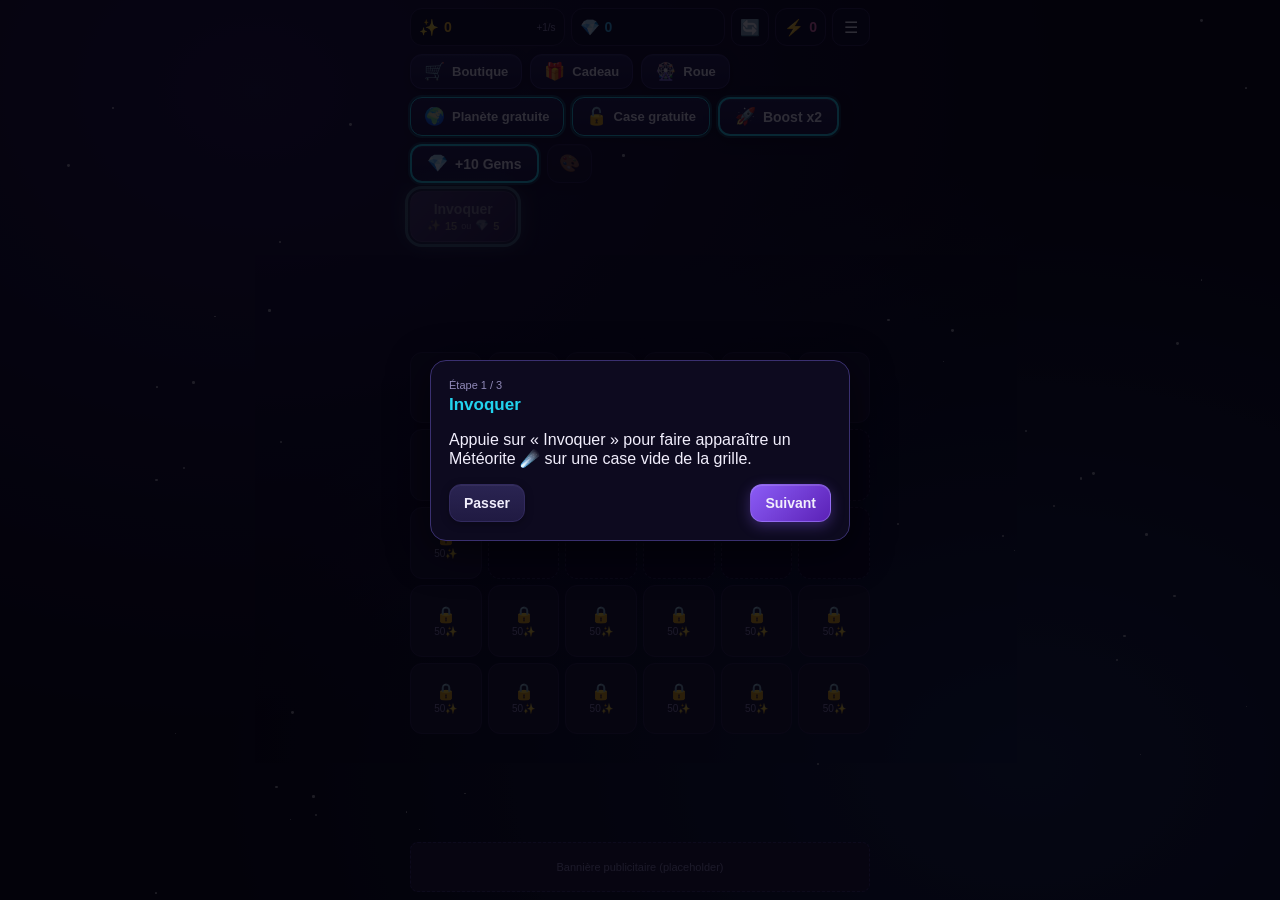
<file: index.html>
<!DOCTYPE html>
<html lang="fr">
<head>
<meta charset="UTF-8">
<meta name="viewport" content="width=device-width, initial-scale=1, maximum-scale=1, user-scalable=no, viewport-fit=cover">
<title>Godspark</title>
<meta name="description" content="Un Cosmos brisé, des Dieux endormis, et toi seul pour les réveiller. Fusionne des astéroïdes en mondes entiers, provoque ton Big Bang, et perce peu à peu le mystère de ce qui a vraiment causé la Rupture.">
<meta property="og:type" content="website">
<meta property="og:title" content="Godspark">
<meta property="og:description" content="Réveille les Dieux endormis d'un Cosmos brisé. Fusionne, prospère, provoque ton Big Bang - et découvre la vérité sur la Rupture.">
<meta property="og:image" content="social-share.png">
<meta name="twitter:card" content="summary_large_image">
<meta name="twitter:title" content="Godspark">
<meta name="twitter:description" content="Fusionne. Réveille les Dieux. Perce le mystère de la Rupture.">
<meta name="twitter:image" content="social-share.png">
<!-- og:image/twitter:image must be an ABSOLUTE URL (https://votre-domaine/social-share.png)
     once this is deployed to a real host - relative paths don't work for link-preview crawlers
     (WhatsApp, iMessage, etc). The source image is generated in assets/social-share-source.html. -->
<!-- Custom logo (spark burst on a cosmic gradient, no emoji) - used both for
     "Add to Home Screen" (apple-touch-icon, the icon iOS actually uses there,
     NOT the <title> tag) and as the real app icon source for the eventual
     Xcode/native build (icon-512.png, resize into the full AppIcon set). -->
<link rel="apple-touch-icon" href="apple-touch-icon.png">
<link rel="icon" type="image/png" href="favicon.png">
<meta name="apple-mobile-web-app-title" content="Godspark">
<meta name="apple-mobile-web-app-capable" content="yes">
<meta name="theme-color" content="#0a0620">
<link rel="stylesheet" href="css/style.css?v=20">
</head>
<body>
<div id="starsBg"></div>

<div class="app">
  <header class="topbar">
    <div class="currency stardust" id="stardustPill">
      <span class="icon">✨</span>
      <span class="value" id="stardustValue">0</span>
      <span class="rate" id="stardustRate">+0/s</span>
    </div>
    <div class="currency gems" id="gemsPill">
      <span class="icon">💎</span>
      <span class="value" id="gemsValue">0</span>
    </div>
    <button class="iconBtn" id="fabRestart" aria-label="Recommencer la partie">🔄</button>
    <div class="currency energy" id="energyPill">
      <span class="icon">⚡</span>
      <span class="value" id="energyValue">0</span>
    </div>
    <button class="iconBtn" id="menuBtn" aria-label="Menu">☰</button>
  </header>

  <div class="quickActions" id="fabStack">
    <button class="fab hidden" id="fabCurrentGod"><span class="fabIcon" id="fabGodEmoji">🔱</span><span class="fabLabel" id="fabGodName">-</span></button>
    <button class="fab" id="fabShop"><span class="fabIcon">🛒</span><span class="fabLabel">Boutique</span></button>
    <button class="fab hidden" id="fabDailyLogin"><span class="fabIcon">🎁</span><span class="fabLabel">Cadeau</span></button>
    <button class="fab hidden" id="fabWheel"><span class="fabIcon">🎡</span><span class="fabLabel">Roue</span></button>
    <button class="fab" id="fabFreePlanet"><span class="fabIcon">🌍</span><span class="fabLabel">Planète gratuite</span></button>
    <button class="fab" id="fabUnlockCellAd"><span class="fabIcon">🔓</span><span class="fabLabel">Case gratuite</span></button>
    <button class="fab featured" id="fabBoost"><span class="fabIcon">🚀</span><span class="fabLabel" id="fabBoostLabel">Boost x2</span></button>
    <button class="fab featured" id="fabGemsAd"><span class="fabIcon">💎</span><span class="fabLabel" id="fabGemsAdLabel">Pub</span></button>
    <button class="fab muted" id="fabSkins" aria-label="Gérer les skins"><span class="fabIcon">🎨</span></button>
  </div>

  <div class="toolbar">
    <button class="btn primary invokeBtn" id="invokeBtn">
      <span>Invoquer</span>
      <span class="invokeCosts">✨<span id="invokeCost">15</span> <span class="invokeCostsSep">ou</span> 💎<span id="invokeCostGems">5</span></span>
    </button>
    <button class="btn bigbang hidden" id="bigBangBtn">💥 Big Bang</button>
    <div class="hint" id="selectionHint"></div>
  </div>

  <div class="grid" id="grid"></div>

  <div class="bannerAd hidden" id="bannerAd">
    <span>Bannière publicitaire (placeholder)</span>
  </div>
</div>

<div class="toastContainer" id="toastContainer"></div>

<!-- Slide-over drawer menu -->
<div class="drawerOverlay hidden" id="drawerOverlay">
  <nav class="drawer" id="drawer">
    <button class="drawerHead" id="drawerHeadEdit">
      <div class="drawerLogo" id="drawerHeadLogo">✨</div>
      <div class="drawerHeadInfo">
        <div class="drawerTitle"><span id="drawerHeadTitle">Joueur</span> <span class="drawerHeadEditHint">✏️</span></div>
        <div class="drawerSubtitle" id="drawerLevel">Niveau Cosmique 0</div>
      </div>
    </button>
    <button class="drawerItem" data-panel="progression"><span class="drawerIcon">🗺️</span><span>Progression</span></button>
    <button class="drawerItem" data-panel="quests"><span class="drawerIcon">📜</span><span>Quêtes</span><span class="notifDot hidden" id="questsNotifDot"></span></button>
    <button class="drawerItem" data-panel="gods"><span class="drawerIcon">🔱</span><span>Dieux du Cosmos</span></button>
    <button class="drawerItem" data-panel="skills"><span class="drawerIcon">⚡</span><span>Ascension</span></button>
    <button class="drawerItem" data-panel="achievements"><span class="drawerIcon">🏆</span><span>Succès</span></button>
    <button class="drawerItem" data-panel="story"><span class="drawerIcon">📖</span><span>Histoire</span></button>
    <button class="drawerItem" data-panel="shop"><span class="drawerIcon">🛒</span><span>Boutique</span></button>
    <button class="drawerItem" data-panel="settings"><span class="drawerIcon">⚙️</span><span>Réglages</span></button>
    <button class="drawerItem close" id="drawerClose"><span class="drawerIcon">✕</span><span>Fermer</span></button>
  </nav>
</div>

<!-- Generic full-screen panel (content injected per screen) -->
<div class="panelOverlay hidden" id="panelOverlay">
  <div class="panel">
    <div class="panelHeader">
      <h2 id="panelTitle">Titre</h2>
      <button class="iconBtn" id="panelClose">✕</button>
    </div>
    <div class="panelBody" id="panelBody"></div>
  </div>
</div>

<!-- Tutorial -->
<div class="tutOverlay hidden" id="tutOverlay">
  <div class="tutCard">
    <div class="tutStep" id="tutStep">Étape 1 / 3</div>
    <h3 id="tutTitle">Bienvenue !</h3>
    <p id="tutText">...</p>
    <div class="tutBtns">
      <button class="btn" id="tutSkip">Passer</button>
      <button class="btn primary" id="tutNext">Suivant</button>
    </div>
  </div>
</div>

<!-- Offline gains modal -->
<div class="modalOverlay hidden" id="offlineModal">
  <div class="modalCard">
    <h3>Pendant votre absence…</h3>
    <p id="offlineText">+0 Stardust</p>
    <div class="modalBtns">
      <button class="btn" id="offlineCollect">Récupérer</button>
      <button class="btn primary" id="offlineDouble">Doubler (pub)</button>
    </div>
  </div>
</div>

<!-- Daily login modal -->
<div class="modalOverlay hidden" id="dailyModal">
  <div class="modalCard">
    <h3>Connexion quotidienne</h3>
    <p id="dailyStreakLine" class="desc"></p>
    <div class="dailyGrid" id="dailyGrid"></div>
    <div class="modalBtns">
      <button class="btn primary" id="dailyClaim">Récupérer</button>
    </div>
    <button class="btn ghost full" id="dailyClose" style="margin-top:8px;">Fermer</button>
  </div>
</div>

<!-- Daily wheel modal -->
<div class="modalOverlay hidden" id="wheelModal">
  <div class="modalCard">
    <h3>Roue quotidienne</h3>
    <div class="wheelWrap"><div class="wheel" id="wheelEl"></div><div class="wheelPointer">▼</div></div>
    <p id="wheelResult"></p>
    <div class="modalBtns">
      <button class="btn primary" id="wheelSpinFree">Spin gratuit</button>
      <button class="btn" id="wheelSpinAd">Spin bonus (pub)</button>
    </div>
    <button class="btn ghost" id="wheelClose">Fermer</button>
  </div>
</div>

<!-- Big Bang confirmation modal -->
<div class="modalOverlay hidden" id="bigBangModal">
  <div class="modalCard">
    <h3>💥 Déclencher le Big Bang ?</h3>
    <p id="bigBangText"></p>
    <p class="modalWarn">La grille et le Stardust actuels seront réinitialisés. L'Énergie Cosmique, les Gems, l'Ascension et vos succès sont conservés pour toujours.</p>
    <div class="modalBtns">
      <button class="btn" id="bigBangCancel">Annuler</button>
      <button class="btn primary" id="bigBangConfirm">Confirmer</button>
    </div>
  </div>
</div>

<!-- Big Bang summary: shown right after confirming, recaps the finished run and points at what's next -->
<div class="modalOverlay hidden" id="bigBangSummaryModal">
  <div class="modalCard">
    <h3>💥 Cycle terminé !</h3>
    <p class="rowBetween"><span>Stardust généré</span><strong id="bbSummaryStardust">0</strong></p>
    <p class="rowBetween"><span>Palier le plus élevé</span><strong id="bbSummaryTier">-</strong></p>
    <p class="rowBetween"><span>Énergie Cosmique gagnée</span><strong id="bbSummaryEnergy">+0 ⚡</strong></p>
    <p class="desc" id="bbSummaryHint" style="margin-top:10px;"></p>
    <button class="btn primary full" id="bbSummaryClose" style="margin-top:12px;">Continuer l'aventure</button>
  </div>
</div>

<!-- Voluntary restart (no Universe tile required, unlike Big Bang) -->
<div class="modalOverlay hidden" id="restartModal">
  <div class="modalCard">
    <h3>🔄 Recommencer la partie ?</h3>
    <p>Tu vas perdre la progression de cette partie : la grille et le Stardust actuels repartiront de zéro.</p>
    <p class="modalWarn">L'Énergie Cosmique, les Gems, l'Ascension, les Dieux et vos succès sont conservés pour toujours.</p>
    <div class="modalBtns">
      <button class="btn" id="restartCancel">Annuler</button>
      <button class="btn danger" id="restartConfirm">Recommencer</button>
    </div>
  </div>
</div>

<!-- Stardust info popup: tapping the Stardust pill -->
<div class="modalOverlay hidden" id="stardustInfoModal">
  <div class="modalCard">
    <h3>✨ Ta grille</h3>
    <p class="rowBetween"><span>Grille démarrée depuis</span><strong id="stardustInfoRunTime">-</strong></p>
    <p class="rowBetween"><span>Généré aujourd'hui</span><strong id="stardustInfoToday">-</strong></p>
    <p class="rowBetween"><span>🏆 Votre meilleur temps (Big Bang)</span><strong id="stardustInfoBest">-</strong></p>
    <button class="btn full" id="stardustInfoClose" style="margin-top:10px;">Fermer</button>
  </div>
</div>

<!-- Invoke choice: tapping the main Invoquer button offers Stardust or Gems -->
<div class="modalOverlay hidden" id="invokeChoiceModal">
  <div class="modalCard">
    <h3>Invoquer un Météorite</h3>
    <div class="modalBtns" style="flex-direction:column;">
      <button class="btn primary full" id="invokeChoiceStardust">✨ <span id="invokeChoiceStardustCost">15</span> Stardust</button>
      <button class="btn full" id="invokeChoiceGems" style="margin-top:8px;">💎 3 Gems</button>
    </div>
    <button class="btn ghost full" id="invokeChoiceClose" style="margin-top:8px;">Annuler</button>
  </div>
</div>

<!-- Purchase confirmation: replaces a plain toast for every IAP, so the effect (VIP especially) is unmistakable -->
<div class="modalOverlay hidden" id="purchaseConfirmModal">
  <div class="modalCard" style="text-align:center;">
    <div class="purchaseCheckAnim">✅</div>
    <h3 id="purchaseConfirmTitle">Achat confirmé !</h3>
    <p class="desc" id="purchaseConfirmText"></p>
    <button class="btn primary full" id="purchaseConfirmClose" style="margin-top:8px;">Continuer</button>
  </div>
</div>

<!-- Cosmic Box reveal: a spin-then-reveal animation instead of just a toast -->
<div class="modalOverlay hidden" id="cosmicBoxModal">
  <div class="modalCard cosmicBoxCard">
    <div class="cosmicBoxAnim" id="cosmicBoxAnim">📦</div>
    <h3 id="cosmicBoxTitle">Ouverture...</h3>
    <p class="desc" id="cosmicBoxText"></p>
    <button class="btn primary full hidden" id="cosmicBoxClose">Continuer</button>
  </div>
</div>

<!-- Skin manager: compact popup reachable from the home screen, closable by tapping outside -->
<div class="modalOverlay hidden" id="skinManagerModal">
  <div class="modalCard">
    <div class="rowBetween"><h3>🎨 Skins</h3><button class="iconBtn" id="skinManagerClose">✕</button></div>
    <div id="skinManagerList" class="skinManagerList"></div>
  </div>
</div>

<!-- Gems quick menu: tapping the Gems pill offers the two things Gems are for -->
<div class="modalOverlay hidden" id="gemsMenuModal">
  <div class="modalCard">
    <h3>💎 Gems</h3>
    <p class="desc">Que veux-tu faire avec tes Gems ?</p>
    <div class="modalBtns" style="flex-direction:column;">
      <button class="btn primary full" id="gemsMenuShop">🛒 Dépenser en boutique</button>
      <button class="btn full" id="gemsMenuGods" style="margin-top:8px;">🔱 Améliorer un Dieu</button>
    </div>
    <button class="btn ghost full" id="gemsMenuClose" style="margin-top:8px;">Fermer</button>
  </div>
</div>

<!-- Remove-ads soft prompt: shown once, the first time the player watches a 5th rewarded ad -->
<div class="modalOverlay hidden" id="removeAdsPromptModal">
  <div class="modalCard">
    <h3>🚫 Marre des pubs ?</h3>
    <p>Tu as pas mal regardé de publicités ces derniers temps. Avec « Suppression des pubs », tous ces bonus (boost, planète gratuite, quête bonus...) deviennent instantanés, pour toujours.</p>
    <div class="modalBtns">
      <button class="btn" id="removeAdsPromptLater">Plus tard</button>
      <button class="btn primary" id="removeAdsPromptBuy">Suppression des pubs</button>
    </div>
  </div>
</div>

<!-- God ritual: first choice is mandatory, later ones are managed from the Gods panel -->
<div class="modalOverlay hidden" id="godRitualModal">
  <div class="modalCard">
    <h3>🔱 Le rituel des lunes</h3>
    <p>Quatre lunes se sont unies sous ta main. Un Dieu du Cosmos répond enfin à l'appel — choisis celui qui t'accompagnera pour cette partie.</p>
    <div class="godRitualList" id="godRitualList"></div>
  </div>
</div>

<!-- God detail (lore/story) -->
<div class="modalOverlay hidden" id="godDetailModal">
  <div class="modalCard" id="godDetailCard"></div>
</div>

<!-- Manual save backup (export/import) - see state.js exportSaveCode/importSaveCode -->
<div class="modalOverlay hidden" id="saveCodeModal">
  <div class="modalCard">
    <h3 id="saveCodeTitle">Sauvegarde manuelle</h3>
    <p id="saveCodeHelp"></p>
    <textarea id="saveCodeText" class="saveCodeText" rows="6" spellcheck="false"></textarea>
    <div class="modalBtns">
      <button class="btn" id="saveCodeCancel">Fermer</button>
      <button class="btn primary" id="saveCodeAction">Copier</button>
    </div>
  </div>
</div>

<!-- Profile editor (drawer header identity) -->
<div class="modalOverlay hidden" id="profileModal">
  <div class="modalCard">
    <h3>Mon profil</h3>
    <input type="text" id="profileNameInput" class="profileNameInput" maxlength="16" placeholder="Ton nom">
    <p class="profileLabel">Icône</p>
    <div class="profilePicker" id="profileEmojiPicker"></div>
    <p class="profileLabel">Couleur</p>
    <div class="profilePicker" id="profileColorPicker"></div>
    <div class="modalBtns">
      <button class="btn" id="profileCancel">Annuler</button>
      <button class="btn primary" id="profileSave">Enregistrer</button>
    </div>
  </div>
</div>

<script src="js/config.js?v=20"></script>
<script src="js/state.js?v=20"></script>
<script src="js/audio.js?v=20"></script>
<script src="js/services.js?v=20"></script>
<script src="js/economy.js?v=20"></script>
<script src="js/gods.js?v=20"></script>
<script src="js/retention.js?v=20"></script>
<script src="js/ui.js?v=20"></script>
<script src="js/input.js?v=20"></script>
<script src="js/main.js?v=20"></script>
</body>
</html>
</file>
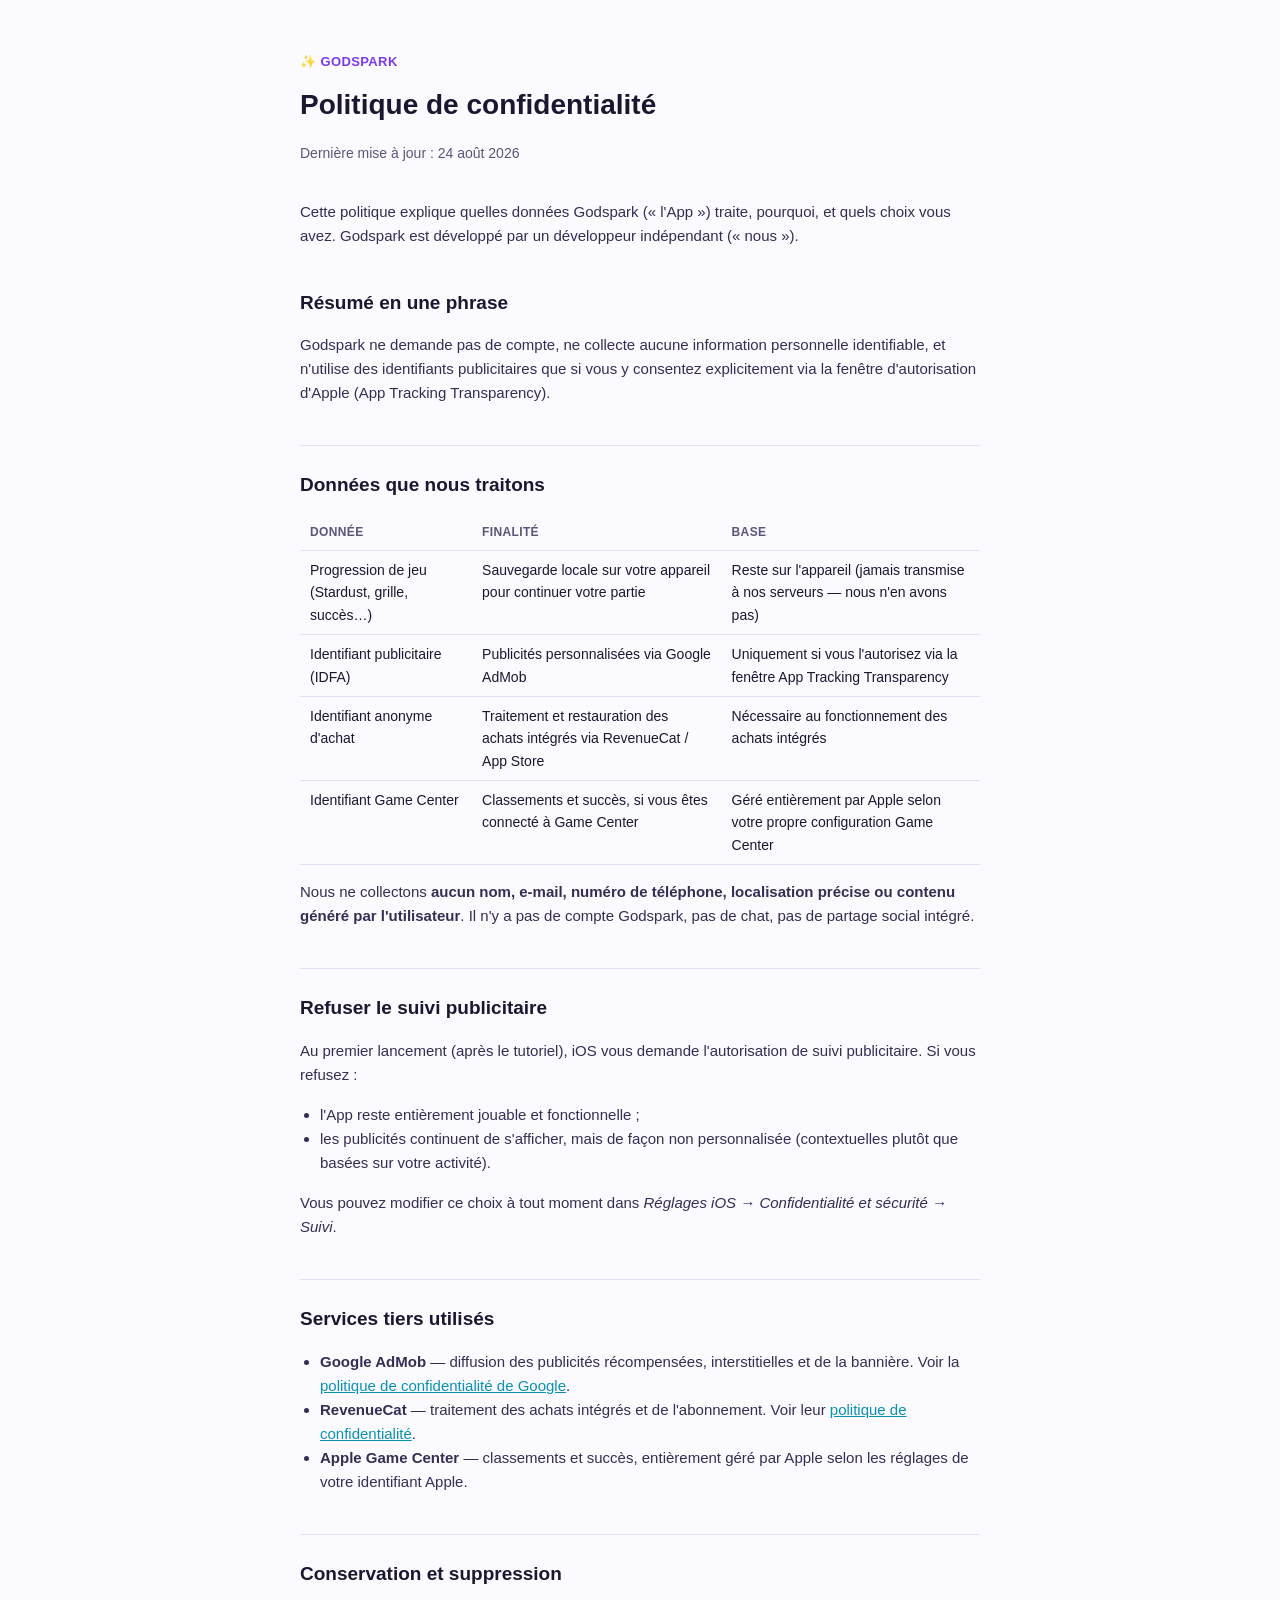
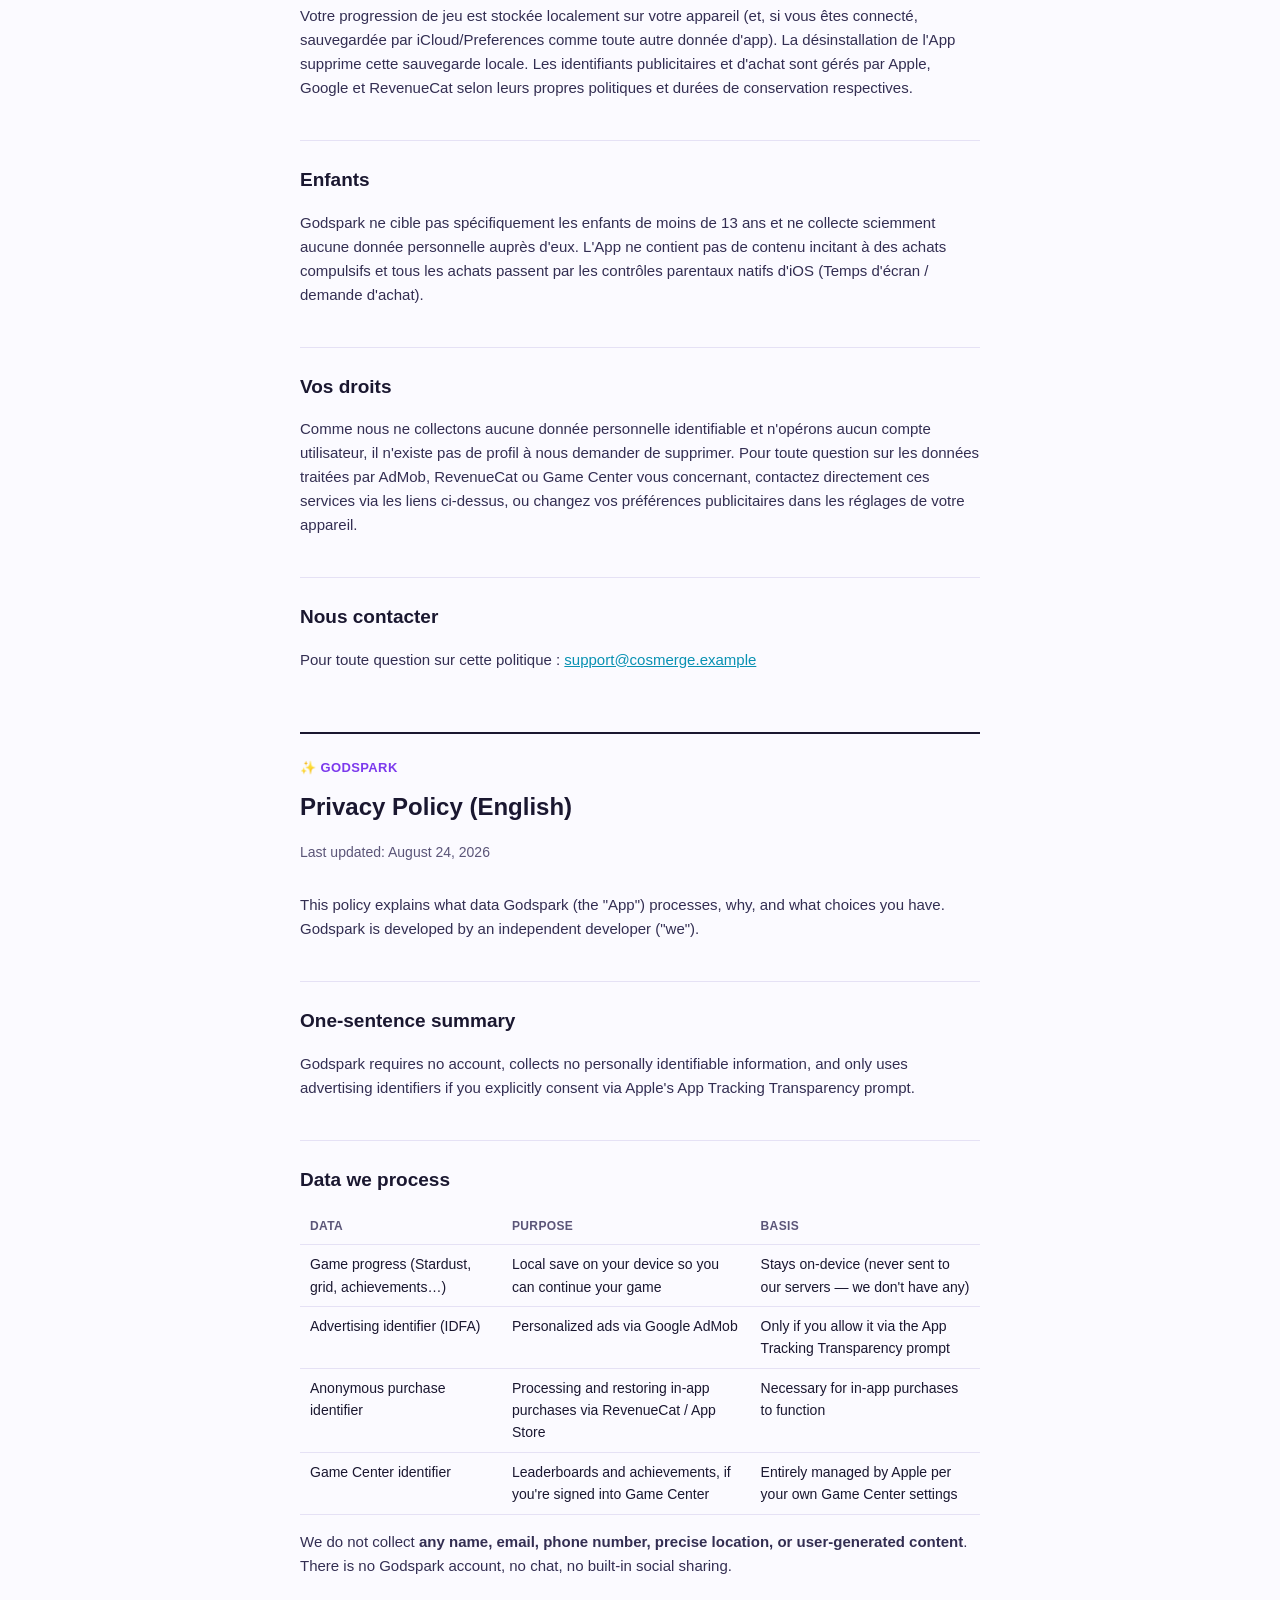
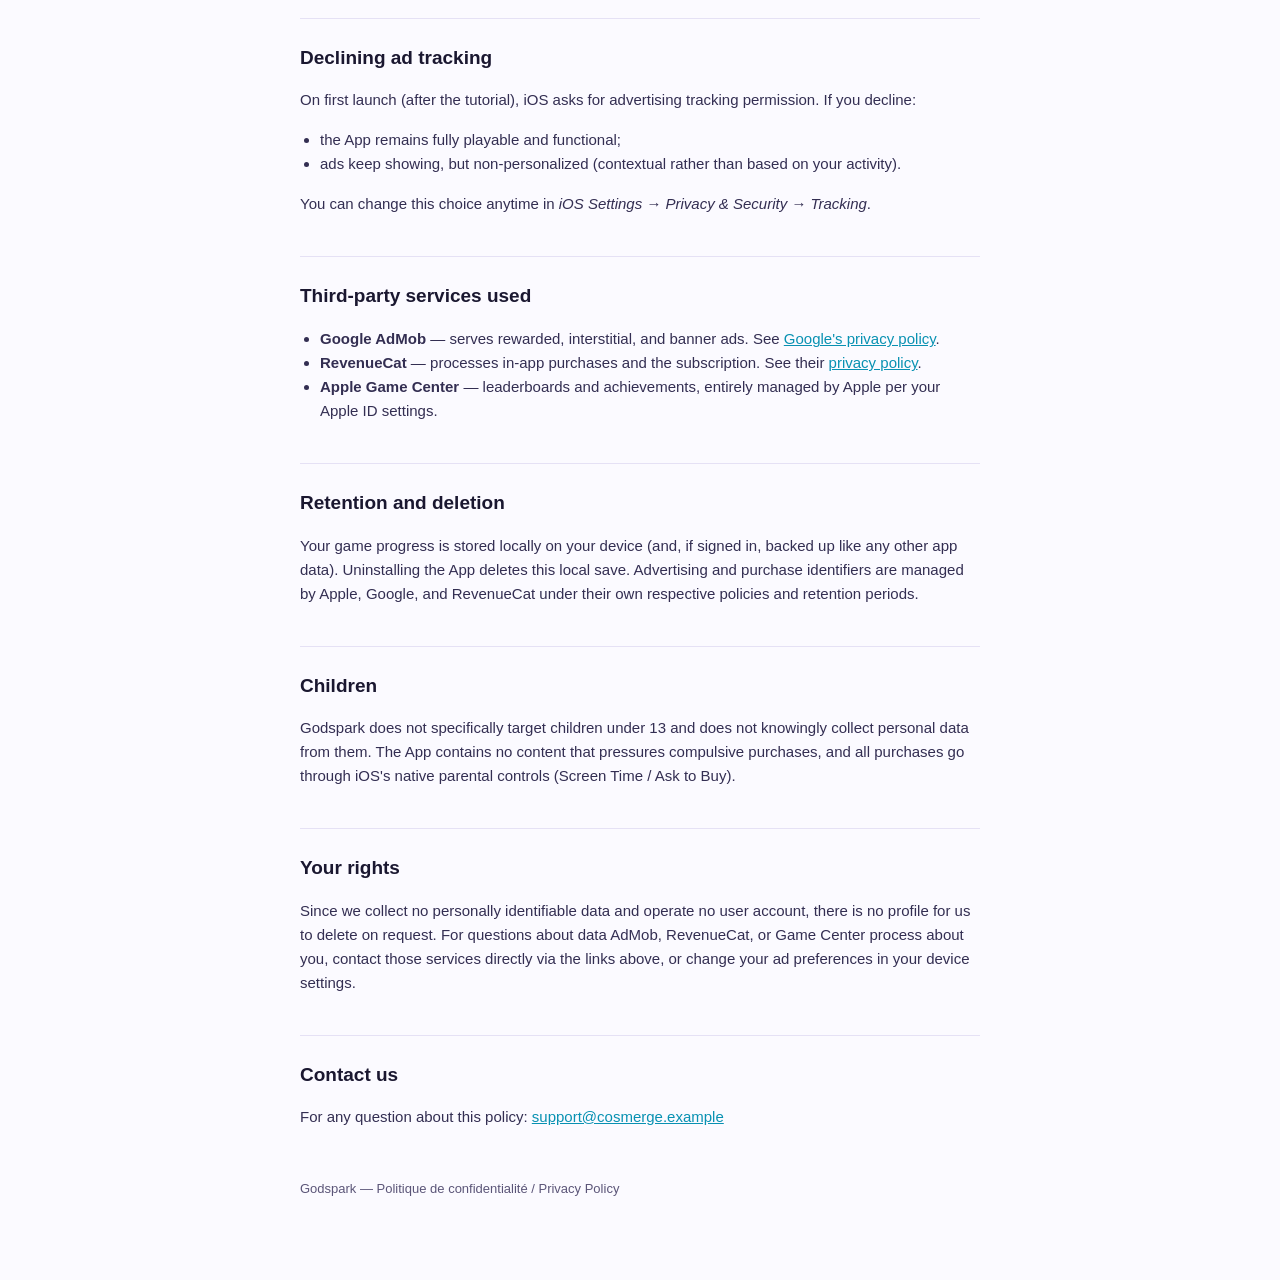
<file: privacy.html>
<!DOCTYPE html>
<html lang="fr">
<head>
<meta charset="UTF-8">
<meta name="viewport" content="width=device-width, initial-scale=1">
<title>Politique de confidentialité — Godspark</title>
<style>
  :root{
    --ink:#1a1730; --sub:#5b5578; --line:#e5e1f5; --bg:#fbfaff; --card:#ffffff;
    --accent:#7c3aed; --accent2:#0891b2;
  }
  *{box-sizing:border-box;}
  body{margin:0;background:var(--bg);color:var(--ink);
    font-family:-apple-system,BlinkMacSystemFont,"Segoe UI",Roboto,sans-serif;
    line-height:1.6;}
  .wrap{max-width:720px;margin:0 auto;padding:48px 20px 80px;}
  header{margin-bottom:36px;}
  .badge{display:inline-flex;align-items:center;gap:8px;font-size:13px;font-weight:700;
    color:var(--accent);letter-spacing:.03em;text-transform:uppercase;margin-bottom:10px;}
  h1{font-size:28px;margin:0 0 6px;}
  .updated{color:var(--sub);font-size:14px;}
  h2{font-size:19px;margin:40px 0 10px;border-top:1px solid var(--line);padding-top:24px;}
  h2:first-of-type{border-top:none;padding-top:0;}
  p,li{color:#332e52;font-size:15px;}
  ul{padding-left:20px;}
  table{width:100%;border-collapse:collapse;margin:14px 0;font-size:14px;}
  th,td{text-align:left;padding:8px 10px;border-bottom:1px solid var(--line);vertical-align:top;}
  th{color:var(--sub);font-weight:700;font-size:12px;text-transform:uppercase;letter-spacing:.03em;}
  a{color:var(--accent2);}
  .lang{margin:60px 0 30px;padding:20px 0 0;border-top:2px solid var(--ink);}
  footer{margin-top:50px;color:var(--sub);font-size:13px;}
  code{background:#f0edfb;padding:1px 5px;border-radius:4px;font-size:13px;}
</style>
</head>
<body>
<div class="wrap">

<header>
  <div class="badge">✨ Godspark</div>
  <h1>Politique de confidentialité</h1>
  <p class="updated">Dernière mise à jour : 24 août 2026</p>
</header>

<p>Cette politique explique quelles données Godspark (« l'App ») traite,
pourquoi, et quels choix vous avez. Godspark est développé par un
développeur indépendant (« nous »).</p>

<h2>Résumé en une phrase</h2>
<p>Godspark ne demande pas de compte, ne collecte aucune information
personnelle identifiable, et n'utilise des identifiants publicitaires que
si vous y consentez explicitement via la fenêtre d'autorisation d'Apple
(App Tracking Transparency).</p>

<h2>Données que nous traitons</h2>
<table>
<tr><th>Donnée</th><th>Finalité</th><th>Base</th></tr>
<tr><td>Progression de jeu (Stardust, grille, succès…)</td>
    <td>Sauvegarde locale sur votre appareil pour continuer votre partie</td>
    <td>Reste sur l'appareil (jamais transmise à nos serveurs — nous n'en avons pas)</td></tr>
<tr><td>Identifiant publicitaire (IDFA)</td>
    <td>Publicités personnalisées via Google AdMob</td>
    <td>Uniquement si vous l'autorisez via la fenêtre App Tracking Transparency</td></tr>
<tr><td>Identifiant anonyme d'achat</td>
    <td>Traitement et restauration des achats intégrés via RevenueCat / App Store</td>
    <td>Nécessaire au fonctionnement des achats intégrés</td></tr>
<tr><td>Identifiant Game Center</td>
    <td>Classements et succès, si vous êtes connecté à Game Center</td>
    <td>Géré entièrement par Apple selon votre propre configuration Game Center</td></tr>
</table>

<p>Nous ne collectons <strong>aucun nom, e-mail, numéro de téléphone,
localisation précise ou contenu généré par l'utilisateur</strong>. Il n'y a
pas de compte Godspark, pas de chat, pas de partage social intégré.</p>

<h2>Refuser le suivi publicitaire</h2>
<p>Au premier lancement (après le tutoriel), iOS vous demande
l'autorisation de suivi publicitaire. Si vous refusez :</p>
<ul>
  <li>l'App reste entièrement jouable et fonctionnelle ;</li>
  <li>les publicités continuent de s'afficher, mais de façon non
  personnalisée (contextuelles plutôt que basées sur votre activité).</li>
</ul>
<p>Vous pouvez modifier ce choix à tout moment dans
<em>Réglages iOS → Confidentialité et sécurité → Suivi</em>.</p>

<h2>Services tiers utilisés</h2>
<ul>
  <li><strong>Google AdMob</strong> — diffusion des publicités récompensées,
  interstitielles et de la bannière. Voir la
  <a href="https://policies.google.com/privacy" target="_blank" rel="noopener">politique de confidentialité de Google</a>.</li>
  <li><strong>RevenueCat</strong> — traitement des achats intégrés et de
  l'abonnement. Voir leur
  <a href="https://www.revenuecat.com/privacy" target="_blank" rel="noopener">politique de confidentialité</a>.</li>
  <li><strong>Apple Game Center</strong> — classements et succès, entièrement
  géré par Apple selon les réglages de votre identifiant Apple.</li>
</ul>

<h2>Conservation et suppression</h2>
<p>Votre progression de jeu est stockée localement sur votre appareil
(et, si vous êtes connecté, sauvegardée par iCloud/Preferences comme toute
autre donnée d'app). La désinstallation de l'App supprime cette sauvegarde
locale. Les identifiants publicitaires et d'achat sont gérés par Apple,
Google et RevenueCat selon leurs propres politiques et durées de
conservation respectives.</p>

<h2>Enfants</h2>
<p>Godspark ne cible pas spécifiquement les enfants de moins de 13 ans
et ne collecte sciemment aucune donnée personnelle auprès d'eux. L'App ne
contient pas de contenu incitant à des achats compulsifs et tous les
achats passent par les contrôles parentaux natifs d'iOS (Temps d'écran /
demande d'achat).</p>

<h2>Vos droits</h2>
<p>Comme nous ne collectons aucune donnée personnelle identifiable et
n'opérons aucun compte utilisateur, il n'existe pas de profil à nous
demander de supprimer. Pour toute question sur les données traitées par
AdMob, RevenueCat ou Game Center vous concernant, contactez directement
ces services via les liens ci-dessus, ou changez vos préférences
publicitaires dans les réglages de votre appareil.</p>

<h2>Nous contacter</h2>
<p>Pour toute question sur cette politique : <a href="mailto:support@cosmerge.example">support@cosmerge.example</a></p>

<div class="lang">
<div class="badge">✨ Godspark</div>
<h1 style="font-size:24px;">Privacy Policy (English)</h1>
<p class="updated">Last updated: August 24, 2026</p>
</div>

<p>This policy explains what data Godspark (the "App") processes, why,
and what choices you have. Godspark is developed by an independent
developer ("we").</p>

<h2>One-sentence summary</h2>
<p>Godspark requires no account, collects no personally identifiable
information, and only uses advertising identifiers if you explicitly
consent via Apple's App Tracking Transparency prompt.</p>

<h2>Data we process</h2>
<table>
<tr><th>Data</th><th>Purpose</th><th>Basis</th></tr>
<tr><td>Game progress (Stardust, grid, achievements…)</td>
    <td>Local save on your device so you can continue your game</td>
    <td>Stays on-device (never sent to our servers — we don't have any)</td></tr>
<tr><td>Advertising identifier (IDFA)</td>
    <td>Personalized ads via Google AdMob</td>
    <td>Only if you allow it via the App Tracking Transparency prompt</td></tr>
<tr><td>Anonymous purchase identifier</td>
    <td>Processing and restoring in-app purchases via RevenueCat / App Store</td>
    <td>Necessary for in-app purchases to function</td></tr>
<tr><td>Game Center identifier</td>
    <td>Leaderboards and achievements, if you're signed into Game Center</td>
    <td>Entirely managed by Apple per your own Game Center settings</td></tr>
</table>

<p>We do not collect <strong>any name, email, phone number, precise
location, or user-generated content</strong>. There is no Godspark
account, no chat, no built-in social sharing.</p>

<h2>Declining ad tracking</h2>
<p>On first launch (after the tutorial), iOS asks for advertising tracking
permission. If you decline:</p>
<ul>
  <li>the App remains fully playable and functional;</li>
  <li>ads keep showing, but non-personalized (contextual rather than based
  on your activity).</li>
</ul>
<p>You can change this choice anytime in
<em>iOS Settings → Privacy &amp; Security → Tracking</em>.</p>

<h2>Third-party services used</h2>
<ul>
  <li><strong>Google AdMob</strong> — serves rewarded, interstitial, and
  banner ads. See <a href="https://policies.google.com/privacy" target="_blank" rel="noopener">Google's privacy policy</a>.</li>
  <li><strong>RevenueCat</strong> — processes in-app purchases and the
  subscription. See their
  <a href="https://www.revenuecat.com/privacy" target="_blank" rel="noopener">privacy policy</a>.</li>
  <li><strong>Apple Game Center</strong> — leaderboards and achievements,
  entirely managed by Apple per your Apple ID settings.</li>
</ul>

<h2>Retention and deletion</h2>
<p>Your game progress is stored locally on your device (and, if signed in,
backed up like any other app data). Uninstalling the App deletes this
local save. Advertising and purchase identifiers are managed by Apple,
Google, and RevenueCat under their own respective policies and retention
periods.</p>

<h2>Children</h2>
<p>Godspark does not specifically target children under 13 and does
not knowingly collect personal data from them. The App contains no
content that pressures compulsive purchases, and all purchases go through
iOS's native parental controls (Screen Time / Ask to Buy).</p>

<h2>Your rights</h2>
<p>Since we collect no personally identifiable data and operate no user
account, there is no profile for us to delete on request. For questions
about data AdMob, RevenueCat, or Game Center process about you, contact
those services directly via the links above, or change your ad
preferences in your device settings.</p>

<h2>Contact us</h2>
<p>For any question about this policy: <a href="mailto:support@cosmerge.example">support@cosmerge.example</a></p>

<footer>Godspark — Politique de confidentialité / Privacy Policy</footer>
</div>
</body>
</html>
</file>
<file: css/style.css>
:root{
  --bg-deep:#05040d;
  --bg-panel:#0d0a1f;
  --bg-panel2:#161233;
  --bg-card:#1a1640;
  --accent:#8b5cf6;
  --accent2:#22d3ee;
  --stardust:#fbbf24;
  --gems:#38bdf8;
  --energy:#f472b6;
  --text:#f1eefc;
  --text-dim:#9089b8;
  --locked:#1a1730;
  --danger:#f87171;
  --success:#34d399;
  --radius:14px;
  --safe-top:env(safe-area-inset-top,0px);
  --safe-bottom:env(safe-area-inset-bottom,0px);
}
*{box-sizing:border-box;-webkit-tap-highlight-color:transparent;user-select:none;-webkit-user-select:none;}
html,body{margin:0;padding:0;height:100%;background:var(--bg-deep);color:var(--text);
  font-family:-apple-system,BlinkMacSystemFont,"Segoe UI",Roboto,sans-serif;
  overflow:hidden;overscroll-behavior:none;touch-action:none;}

#starsBg{position:fixed;inset:0;z-index:0;pointer-events:none;background:
  radial-gradient(ellipse at 20% 10%, #1c1440 0%, transparent 55%),
  radial-gradient(ellipse at 80% 85%, #10203f 0%, transparent 55%),
  var(--bg-deep);}
.star{position:absolute;background:#fff;border-radius:50%;opacity:.6;animation:twinkle 3s ease-in-out infinite;}
@keyframes twinkle{0%,100%{opacity:.15}50%{opacity:.9}}

.app{position:relative;z-index:1;height:100%;max-width:480px;margin:0 auto;
  display:flex;flex-direction:column;
  padding:calc(var(--safe-top) + 8px) 10px calc(var(--safe-bottom) + 8px);}

.topbar{display:flex;gap:6px;justify-content:space-between;margin-bottom:8px;}
.currency{flex:1;display:flex;align-items:center;gap:5px;background:var(--bg-panel);
  border:1px solid #2a2450;border-radius:12px;padding:7px 8px;min-width:0;}
.currency .icon{font-size:16px;flex-shrink:0;}
.currency .value{font-weight:700;font-size:14px;font-variant-numeric:tabular-nums;white-space:nowrap;flex-shrink:0;}
.currency.stardust .value{color:var(--stardust);}
.currency.gems .value{color:var(--gems);}
.currency.energy .value{color:var(--energy);}
.currency.energy{flex:0 0 auto;}
.currency.gems,.currency.energy,.currency.stardust{cursor:pointer;}
/* The owned amount (.value) must never truncate - it's the number that
   actually matters. If the pill runs out of room, the secondary "+X/s"
   rate text is what shrinks/ellipsizes instead (previously the reverse:
   .rate had flex-shrink:0 and .value didn't, so the owned amount itself
   was the one getting cut off to "1.7…" under real device width. */
.currency .rate{font-size:10px;color:var(--text-dim);margin-left:auto;min-width:0;overflow:hidden;text-overflow:ellipsis;white-space:nowrap;}
.iconBtn{appearance:none;border:1px solid #2a2450;background:var(--bg-panel);color:var(--text);
  border-radius:10px;width:38px;height:38px;font-size:16px;flex-shrink:0;}
.iconBtn:active{transform:scale(.92);}

.toolbar{display:flex;align-items:center;gap:8px;margin-bottom:8px;min-height:40px;flex-wrap:wrap;}
.btn{appearance:none;border:1px solid #322a5e;border-radius:12px;padding:10px 14px;font-size:14px;font-weight:700;
  color:var(--text);background:linear-gradient(180deg,#2a2452,#201a42);display:flex;align-items:center;gap:6px;
  box-shadow:0 2px 8px rgba(0,0,0,.3), inset 0 1px 0 rgba(255,255,255,.05);
  transition:transform .1s ease, filter .15s ease, box-shadow .15s ease;}
.btn:active{transform:scale(.95);}
.btn.primary{background:linear-gradient(135deg,var(--accent),#5b21b6);border-color:#a78bfa77;box-shadow:0 4px 14px #8b5cf655, inset 0 1px 0 rgba(255,255,255,.15);}
.btn.primary .cost{color:#fde68a;}
.btn.invokeBtn{flex-direction:column;gap:2px;padding:9px 16px;}
.invokeCosts{font-size:11px;font-weight:600;color:#fde68a;display:flex;align-items:center;gap:4px;}
.invokeCostsSep{font-size:9px;color:#e0d5ff;font-weight:400;}
.btn.bigbang{background:linear-gradient(135deg,#f59e0b,#dc2626);border-color:#fbbf2477;box-shadow:0 4px 16px #f59e0b66;animation:bigBangPulse 1.4s ease-in-out infinite;}
.btn.ghost{background:transparent;border:1px solid #3a3070;box-shadow:none;}
.btn.danger{background:linear-gradient(135deg,#f87171,#7f1d1d);border-color:#fca5a577;}
.btn:disabled,.btn.disabled{opacity:.5;filter:grayscale(.6);box-shadow:none;animation:none;}
.btn.full{width:100%;justify-content:center;}
.hidden{display:none!important;}
@keyframes bigBangPulse{0%,100%{transform:scale(1)}50%{transform:scale(1.06)}}
.hint{font-size:11px;color:var(--text-dim);flex:1;text-align:right;line-height:1.3;}

.grid{flex:1;display:grid;grid-template-columns:repeat(6,1fr);gap:6px;align-content:center;min-height:0;}
.cell{position:relative;aspect-ratio:1/1;border-radius:12px;display:flex;align-items:center;justify-content:center;
  background:#100c26;border:1px solid #2a244a;overflow:visible;}
.cell.empty{background:#0c0920;border-style:dashed;}
.cell.locked{background:var(--locked);border-style:solid;cursor:pointer;}
.cell.locked .lockLabel{display:flex;flex-direction:column;align-items:center;gap:2px;color:var(--text-dim);font-size:10px;}
.cell.locked .lockLabel .emoji{font-size:16px;}
.cell.selectableEmpty{outline:2px dashed var(--accent2);outline-offset:-2px;}
.cell.selected{outline:2px solid var(--accent2);outline-offset:-2px;box-shadow:0 0 14px #22d3ee88;}

.tile{position:absolute;inset:2px;border-radius:10px;display:flex;flex-direction:column;align-items:center;justify-content:center;
  box-shadow:inset 0 0 10px rgba(255,255,255,.15), 0 2px 6px rgba(0,0,0,.4);transition:transform .12s ease;touch-action:none;}
.tile .emoji{font-size:22px;line-height:1;filter:drop-shadow(0 1px 2px rgba(0,0,0,.5));}
.tile .tierNum{position:absolute;bottom:2px;right:4px;font-size:8px;font-weight:700;color:rgba(255,255,255,.65);}
.tile.dragging{opacity:0;}
.tile.merging{animation:mergePop .28s ease;}
@keyframes mergePop{0%{transform:scale(1)}45%{transform:scale(1.35)}100%{transform:scale(1)}}
.tile.spawnIn{animation:spawnIn .25s ease;}
@keyframes spawnIn{0%{transform:scale(0)}100%{transform:scale(1)}}

.ghostTile{position:fixed;z-index:50;pointer-events:none;width:56px;height:56px;border-radius:10px;
  display:flex;align-items:center;justify-content:center;box-shadow:0 6px 18px rgba(0,0,0,.5);
  transform:translate(-50%,-50%) scale(1.1);}
.ghostTile .emoji{font-size:26px;}

.particle{position:absolute;width:6px;height:6px;border-radius:50%;background:#fff;pointer-events:none;
  animation:particleFly .5s ease-out forwards;}
@keyframes particleFly{0%{opacity:1;transform:translate(0,0) scale(1);}100%{opacity:0;transform:translate(var(--dx),var(--dy)) scale(.3);}}

.floatBonus{position:absolute;left:50%;top:40%;transform:translate(-50%,0);pointer-events:none;
  font-size:12px;font-weight:800;color:var(--stardust);text-shadow:0 1px 3px rgba(0,0,0,.6);
  animation:floatUp .75s ease-out forwards;white-space:nowrap;}
@keyframes floatUp{0%{opacity:0;transform:translate(-50%,6px) scale(.8);}20%{opacity:1;transform:translate(-50%,0) scale(1.05);}
  100%{opacity:0;transform:translate(-50%,-26px) scale(1);}}

.quickActions{display:flex;gap:8px;margin-bottom:8px;flex-wrap:wrap;}
.fab{flex:0 0 auto;appearance:none;display:flex;align-items:center;gap:7px;padding:8px 13px;border-radius:12px;
  border:1px solid #3a3070;background:linear-gradient(180deg,#241f52,#1a1640);color:var(--text);
  font-size:13px;font-weight:700;box-shadow:0 3px 10px rgba(0,0,0,.35), inset 0 1px 0 rgba(255,255,255,.05);
  transition:transform .1s ease, box-shadow .15s ease, border-color .15s ease;}
.fab:active{transform:scale(.95);}
.fabIcon{font-size:17px;line-height:1;}
.fabLabel{white-space:nowrap;}
/* These two labels alternate between a fixed string ("Boost x2", "+8 Gems")
   and a countdown ("5s" vs "12s" vs "1m 30s") - without a stable width, the
   fab's own width changes every tick, which in a flex-wrap row can bump it
   to a different line each time the digit count changes (the "ça bouge,
   deuxième ligne, troisième ligne" bug). */
#fabBoostLabel,#fabGemsAdLabel{display:inline-block;min-width:52px;text-align:center;font-variant-numeric:tabular-nums;}
.fab.ready{border-color:var(--accent2);box-shadow:0 0 0 2px #22d3ee44, 0 3px 10px rgba(0,0,0,.35);animation:fabPulse 1.6s ease-in-out infinite;}
@keyframes fabPulse{0%,100%{box-shadow:0 0 0 2px #22d3ee44, 0 3px 10px rgba(0,0,0,.35)}50%{box-shadow:0 0 0 4px #22d3ee66, 0 3px 10px rgba(0,0,0,.35)}}
.fab.active{border-color:var(--stardust);background:linear-gradient(180deg,#3a2a0d,#241f52);}
.fab.active .fabLabel{color:var(--stardust);font-variant-numeric:tabular-nums;}
.fab:disabled{opacity:.4;}
.fab.muted{opacity:.5;padding:8px 11px;background:linear-gradient(180deg,#1c1838,#151230);}
.fab.muted:active{opacity:.85;}
/* The two ad-for-currency fabs (boost, gems) are the ones we most want
   watched, per explicit request to make them stand out from the rest of
   the row rather than blend in as just another same-weight button. */
.fab.featured{border-width:2px;padding:9px 15px;font-size:14px;
  box-shadow:0 0 0 2px #22d3ee33, 0 4px 14px rgba(0,0,0,.4), inset 0 1px 0 rgba(255,255,255,.08);}

/* 50px matches the standard AdMob/IAB mobile banner (320x50 pt) this placeholder stands in for. */
.bannerAd{height:50px;background:#1a1533;border:1px dashed #3a3070;border-radius:8px;display:flex;
  align-items:center;justify-content:center;font-size:11px;color:var(--text-dim);margin-top:6px;flex-shrink:0;}

.toastContainer{position:fixed;left:0;right:0;bottom:calc(var(--safe-bottom) + 14px);display:flex;flex-direction:column;
  align-items:center;gap:6px;z-index:80;pointer-events:none;}
.toast{background:#1c1740ee;border:1px solid #3a3070;padding:8px 14px;border-radius:20px;font-size:13px;
  box-shadow:0 4px 14px rgba(0,0,0,.4);animation:toastIn .18s ease, toastOut .3s ease 1.7s forwards;max-width:80vw;text-align:center;}
@keyframes toastIn{from{opacity:0;transform:translateY(8px)}to{opacity:1;transform:translateY(0)}}
@keyframes toastOut{to{opacity:0;transform:translateY(-6px)}}

/* Drawer */
.drawerOverlay{position:fixed;inset:0;background:rgba(3,2,10,0);z-index:90;display:flex;justify-content:flex-end;
  transition:background .28s ease;}
.drawerOverlay.open{background:rgba(3,2,10,.65);}
.drawer{width:min(84vw,300px);height:100%;background:linear-gradient(180deg,#161049,var(--bg-panel) 40%);
  border-left:1px solid #2a2450;padding:calc(var(--safe-top) + 22px) 30px calc(var(--safe-bottom) + 22px);
  display:flex;flex-direction:column;gap:11px;overflow-y:auto;box-sizing:border-box;
  transform:translateX(100%);transition:transform .3s cubic-bezier(.16,.8,.3,1);box-shadow:-14px 0 34px rgba(0,0,0,.45);}
.drawerOverlay.open .drawer{transform:translateX(0);}

.drawerHead{appearance:none;width:100%;box-sizing:border-box;background:transparent;border:none;
  display:flex;align-items:center;gap:14px;padding:14px 6px 20px;margin-bottom:8px;border-bottom:1px solid #2a2450;
  text-align:left;color:var(--text);}
.drawerHead:active{opacity:.8;}
.drawerHeadInfo{flex:1;min-width:0;}
.drawerHeadEditHint{font-size:12px;opacity:.55;}
.drawerLogo{width:42px;height:42px;border-radius:12px;flex-shrink:0;
  background:radial-gradient(circle at 35% 30%,#fffdf5,#f7b733 60%,#c9781a);
  display:flex;align-items:center;justify-content:center;font-size:20px;box-shadow:0 4px 12px rgba(247,183,51,.35);}
.drawerTitle{font-size:17px;font-weight:800;letter-spacing:.01em;overflow:hidden;text-overflow:ellipsis;white-space:nowrap;}
.drawerSubtitle{font-size:11px;color:var(--accent2);font-weight:600;}
.drawerSubtitle:empty{display:none;}

.drawerItem{appearance:none;width:100%;box-sizing:border-box;border:1px solid #2a2450;background:var(--bg-panel2);color:var(--text);
  border-radius:12px;padding:13px 14px;font-size:14px;font-weight:600;text-align:left;display:flex;align-items:center;gap:12px;
  transition:transform .1s ease, background .15s ease;flex-shrink:0;}
.drawerItem:active{transform:scale(.97);background:#211b4d;}
.drawerIcon{width:32px;height:32px;border-radius:10px;background:#251f57;display:flex;align-items:center;
  justify-content:center;font-size:16px;flex-shrink:0;}
.drawerItem.close{margin-top:14px;padding-top:16px;border:none;border-top:1px solid #2a2450;border-radius:0;background:transparent;color:var(--text-dim);}
.drawerItem.close .drawerIcon{background:transparent;}

.notifDot{width:9px;height:9px;border-radius:50%;background:var(--danger);margin-left:auto;flex-shrink:0;
  box-shadow:0 0 0 2px #2a1030, 0 0 6px #f87171aa;}

/* Full-screen panel */
.panelOverlay{position:fixed;inset:0;background:var(--bg-deep);z-index:95;display:flex;justify-content:center;}
.panel{width:100%;max-width:480px;height:100%;display:flex;flex-direction:column;box-sizing:border-box;
  padding:calc(var(--safe-top) + 8px) 18px calc(var(--safe-bottom) + 8px);}
.panelHeader{display:flex;align-items:center;justify-content:space-between;margin-bottom:10px;}
.panelHeader h2{font-size:18px;margin:0;color:var(--accent2);}
.panelBody > h3{font-size:14px;font-weight:800;color:var(--text);margin:8px 0 0;padding-left:10px;
  border-left:3px solid var(--accent2);letter-spacing:.01em;text-transform:uppercase;}
.panelBody{flex:1;overflow-y:auto;-webkit-overflow-scrolling:touch;display:flex;flex-direction:column;gap:10px;padding-bottom:20px;}
/* The default scrollbar rendered on top of card content looked out of place -
   card boundaries already make scrollable areas clear without it. */
.panelBody,.drawer,.modalCard,.tutCard,.godRitualList{scrollbar-width:none;-ms-overflow-style:none;}
.panelBody::-webkit-scrollbar,.drawer::-webkit-scrollbar,.modalCard::-webkit-scrollbar,
.tutCard::-webkit-scrollbar,.godRitualList::-webkit-scrollbar{display:none;}
.panelBody > *{flex-shrink:0;} /* a flex child with overflow:hidden defaults its min-height to 0, letting the flexbox
  algorithm crush it below content size when the list is long - this guards every panel section against that trap */

.card{background:var(--bg-card);border:1px solid #2a2450;border-radius:14px;padding:15px;box-sizing:border-box;}
.card.compact{padding:10px 12px;}
.card.compact h3{font-size:13px;}
.card.compact p.desc{font-size:11px;margin-bottom:6px;}
.card h3{margin:0 0 4px;font-size:14px;}
.vipCard{border-color:var(--stardust);box-shadow:0 0 0 1px var(--stardust) inset, 0 0 16px #f7b73333;}

/* Two-per-row shop tiles (shop gem-services + the shared cosmetic grid) -
   was one full-width card each, which the button dominated far more than
   the swatch preview it went with. */
.shopGrid2{display:grid;grid-template-columns:1fr 1fr;gap:8px;align-items:stretch;}
.shopGrid2 .card{padding:10px;display:flex;flex-direction:column;}
.shopGrid2 .card h3{font-size:12px;margin-bottom:3px;}
.shopGrid2 .card p.desc{font-size:10.5px;margin-bottom:0;line-height:1.3;flex:1;}
.shopGrid2 .card .tag{font-size:9px;}
.shopGrid2 .card .btn{padding:7px;font-size:11px;margin-top:8px;}

.cosmeticGrid{display:grid;grid-template-columns:1fr 1fr;gap:8px;}
.cosmeticTile{display:flex;flex-direction:column;align-items:center;gap:6px;padding:10px;
  background:var(--bg-card);border:1px solid #2a2450;border-radius:14px;text-align:center;}
.cosmeticTile.equipped{border-color:var(--accent2);box-shadow:0 0 0 1px var(--accent2) inset;}
.skinSwatch{width:44px;height:44px;border-radius:12px;flex-shrink:0;border:1px solid #2a2450;
  display:flex;align-items:center;justify-content:center;font-size:20px;}
.skinSwatch.big{width:56px;height:56px;font-size:26px;}
.cosmeticName{font-size:12px;font-weight:700;line-height:1.25;}
.cosmeticTile .tag{margin:-2px 0 2px;}
.cosmeticTile .btn{padding:7px 10px;font-size:11px;width:auto;min-width:70px;}

.purchaseCheckAnim{font-size:48px;line-height:1;margin:6px auto 10px;animation:cosmicBoxReveal .4s ease-out;}
.cosmicBoxCard{text-align:center;}
.cosmicBoxAnim{font-size:52px;line-height:1;margin:10px auto 16px;width:88px;height:88px;
  display:flex;align-items:center;justify-content:center;border-radius:20px;
  background:radial-gradient(circle at 35% 30%, #2a2450, #14102a);border:2px solid #3a3070;}
.cosmicBoxAnim.spinning{animation:cosmicBoxSpin .6s ease-in-out infinite;}
@keyframes cosmicBoxSpin{0%,100%{transform:scale(1) rotate(0deg);}50%{transform:scale(1.12) rotate(8deg);}}
.cosmicBoxAnim.revealed{border-color:var(--rarity-color, var(--accent2));
  box-shadow:0 0 0 2px var(--rarity-color, var(--accent2)) inset, 0 0 20px var(--rarity-color, var(--accent2));
  animation:cosmicBoxReveal .4s ease-out;}
@keyframes cosmicBoxReveal{0%{transform:scale(.4);opacity:0;}70%{transform:scale(1.15);}100%{transform:scale(1);opacity:1;}}

.skinManagerList{display:flex;flex-direction:column;gap:8px;margin-top:10px;max-height:60vh;overflow-y:auto;}
.storyCard{position:relative;background:linear-gradient(160deg,#1a1640,#141130);border-color:#3a3070;}
.storyCard h3{font-size:14px;color:#e8e4ff;}
.storyCard.locked{opacity:.5;}
.storyCard.locked h3{color:var(--text-dim);}
.storyMark{position:absolute;top:10px;right:14px;font-size:34px;opacity:.12;pointer-events:none;}
.card p.desc{margin:0 0 8px;font-size:12px;color:var(--text-dim);line-height:1.5;white-space:pre-line;}
.card .rowBetween,.modalCard .rowBetween{display:flex;align-items:center;justify-content:space-between;gap:8px;}
.tag{font-size:10px;padding:2px 7px;border-radius:8px;background:#2a2450;color:var(--text-dim);}
.tag.owned{background:#134e2c;color:var(--success);}
.tag.equipped{background:#3730a3;color:#c7d2fe;}

.progressBar{height:8px;border-radius:5px;background:#241f47;overflow:hidden;margin:6px 0;}
.progressBar .fill{height:100%;background:linear-gradient(90deg,var(--accent2),var(--accent));}

.skillRow .rowBetween{margin-top:6px;}
.skillLevel{font-size:11px;color:var(--text-dim);}

.tabs{display:flex;gap:6px;margin-bottom:6px;}
.tabBtn{flex:1;padding:8px;border-radius:10px;background:var(--bg-panel2);border:1px solid #2a2450;
  color:var(--text-dim);font-size:12px;font-weight:700;}
.tabBtn.active{background:var(--accent);color:#fff;}

.achCard.locked{opacity:.5;}
.achBadge{font-size:20px;}

.settingsRow{display:flex;align-items:center;justify-content:space-between;padding:12px;background:var(--bg-card);
  border:1px solid #2a2450;border-radius:12px;}
.switch{width:42px;height:24px;border-radius:14px;background:#2a2450;position:relative;flex-shrink:0;}
.switch.on{background:var(--accent);}
.switch .knob{position:absolute;top:2px;left:2px;width:20px;height:20px;border-radius:50%;background:#fff;transition:left .15s ease;}
.switch.on .knob{left:20px;}

/* Modals (offline / daily login / wheel / big bang / tutorial) */
.modalOverlay,.tutOverlay{position:fixed;inset:0;background:rgba(3,2,10,.82);z-index:100;display:flex;
  align-items:center;justify-content:center;padding:16px calc(16px + var(--safe-bottom)) calc(16px + var(--safe-bottom));}
.modalCard,.tutCard{background:var(--bg-panel);border:1px solid #3a3070;border-radius:16px;padding:18px;max-width:420px;width:100%;
  box-shadow:0 10px 40px rgba(0,0,0,.5);max-height:80vh;overflow-y:auto;}
.modalCard h3,.tutCard h3{margin:0 0 8px;font-size:17px;color:var(--accent2);}
.modalCard p{margin:0 0 10px;font-size:13px;line-height:1.5;color:var(--text-dim);white-space:pre-line;}
.modalCard .modalWarn{color:#fca5a5;font-size:11px;}
.modalBtns{display:flex;gap:8px;margin-top:10px;}
.modalBtns .btn{flex:1;justify-content:center;}
.saveCodeText{width:100%;box-sizing:border-box;background:#0c0920;border:1px solid #2a2450;border-radius:10px;
  color:var(--text);font-family:ui-monospace,SFMono-Regular,Menlo,monospace;font-size:11px;padding:10px;
  resize:vertical;line-height:1.4;word-break:break-all;}

.profileNameInput{width:100%;box-sizing:border-box;background:#0c0920;border:1px solid #2a2450;border-radius:10px;
  color:var(--text);font-size:15px;font-weight:700;padding:11px 12px;margin-bottom:12px;}
.profileLabel{font-size:11px;color:var(--text-dim);text-transform:uppercase;letter-spacing:.03em;margin:0 0 8px;}
.profilePicker{display:flex;flex-wrap:wrap;gap:8px;margin-bottom:16px;}
.profileEmojiBtn{width:42px;height:42px;border-radius:10px;background:var(--bg-card);border:1px solid #2a2450;
  font-size:19px;display:flex;align-items:center;justify-content:center;}
.profileEmojiBtn.selected{border-color:var(--accent2);box-shadow:0 0 0 1px var(--accent2) inset;}
.profileColorBtn{width:34px;height:34px;border-radius:50%;border:2px solid transparent;}
.profileColorBtn.selected{border-color:#fff;box-shadow:0 0 0 2px var(--accent2);}
.tutBtns{display:flex;justify-content:space-between;gap:8px;}
.tutStep{font-size:11px;color:var(--text-dim);margin-bottom:4px;}

.tutorial-highlight{outline:3px solid var(--accent2)!important;outline-offset:2px;box-shadow:0 0 22px #22d3eecc!important;
  position:relative;z-index:101;animation:pulseHi 1s ease-in-out infinite;}
@keyframes pulseHi{0%,100%{outline-color:#22d3ee}50%{outline-color:#8b5cf6}}

.dailyGrid{display:grid;grid-template-columns:repeat(4,1fr);gap:6px;margin-bottom:8px;}
.dayCell{background:var(--bg-card);border:1px solid #2a2450;border-radius:10px;padding:8px 4px;text-align:center;font-size:10px;}
.dayCell.claimed{background:#134e2c;border-color:var(--success);}
.dayCell.today{outline:2px solid var(--accent2);}
.dayCell .dNum{font-size:9px;color:var(--text-dim);}

.wheelWrap{position:relative;width:180px;height:180px;margin:10px auto;}
.wheel{width:100%;height:100%;border-radius:50%;border:4px solid var(--accent);
  background:conic-gradient(from 0deg,#3730a3 0 51deg,#7c3aed 51deg 103deg,#2563eb 103deg 154deg,#0891b2 154deg 206deg,#be185d 206deg 257deg,#f59e0b 257deg 283deg,#dc2626 283deg 360deg);
  transition:transform 3.5s cubic-bezier(.17,.67,.2,1);display:flex;align-items:center;justify-content:center;font-size:11px;}
.wheelPointer{position:absolute;top:-14px;left:50%;transform:translateX(-50%);font-size:20px;color:var(--accent2);}

/* Ad / IAP simulation overlay */
.simOverlay{position:fixed;inset:0;background:rgba(0,0,0,.88);z-index:200;display:flex;align-items:center;justify-content:center;padding:20px;}
.simCard{background:#111;border:1px solid #333;border-radius:16px;padding:22px;max-width:340px;width:100%;text-align:center;}
.simCard h3{margin:0 0 8px;color:#fff;}
.simCard p{margin:0 0 14px;color:#aaa;font-size:13px;white-space:pre-line;}
.simBar{height:6px;background:#222;border-radius:4px;overflow:hidden;margin-bottom:16px;}
.simBarFill{height:100%;width:0%;background:linear-gradient(90deg,var(--accent2),var(--accent));}

.iapPrice{font-weight:700;color:var(--stardust);}


.cell.skipArmed{outline:2px dashed var(--gems);outline-offset:-2px;}

/* Gods of the Cosmos */
/* Compact grid replacing one full card per god (renderGodsPanel) - tapping a
   tile opens openGodDetailModal, which still uses godTop/godEmoji/godNames/
   godTagsCol/godDesc below (those rules are no longer scoped under .godCard
   since that wrapper doesn't exist in the DOM anymore). */
.godsGrid{display:grid;grid-template-columns:repeat(4, 1fr);gap:8px;}
.godTile{position:relative;aspect-ratio:.82;background:var(--bg-card);border:2px solid var(--rarity-color, #2a2450);
  border-radius:14px;display:flex;flex-direction:column;align-items:center;justify-content:center;gap:3px;
  appearance:none;color:var(--text);padding:6px;overflow:hidden;}
.godTile:active{transform:scale(.95);}
.godTile.locked{opacity:.5;border-color:#2a2450;}
.godTile.equipped{box-shadow:0 0 0 1px var(--accent2) inset, 0 0 14px #22d3ee44;}
.godTileEmoji{font-size:30px;line-height:1;}
.godTileName{font-size:11px;font-weight:700;text-align:center;line-height:1.2;overflow:hidden;text-overflow:ellipsis;white-space:nowrap;max-width:100%;}
.godTileTitle{font-size:9px;color:var(--text-dim);text-align:center;line-height:1.2;overflow:hidden;text-overflow:ellipsis;white-space:nowrap;max-width:100%;}
.godTileBadge{position:absolute;top:4px;right:4px;font-size:11px;background:#0d2a30;color:var(--accent2);
  width:16px;height:16px;border-radius:5px;display:flex;align-items:center;justify-content:center;}
.godTileBadge.queued{background:#3a2a0d;color:var(--stardust);}

.godTop{display:flex;align-items:center;gap:10px;margin-bottom:6px;}
.godEmoji{width:42px;height:42px;border-radius:12px;background:#1a1640;display:flex;align-items:center;
  justify-content:center;font-size:22px;flex-shrink:0;border:1px solid #2a2450;}
.godNames{flex:1;min-width:0;}
.godName{font-size:15px;font-weight:800;}
.godTitle{font-size:11px;color:var(--text-dim);}
.godTagsCol{display:flex;flex-direction:column;align-items:flex-end;gap:6px;flex-shrink:0;}
.rarityTag{font-size:9px;font-weight:800;letter-spacing:.04em;text-transform:uppercase;padding:2px 7px;border-radius:8px;}
.alignTag{font-size:14px;}
.godDesc{font-size:12px;color:#c9c3f0;margin:6px 0;line-height:1.4;}
.godUnlockInfo{font-size:11px;color:var(--text-dim);margin-top:6px;}
.equippedTag{font-size:9px;font-weight:800;color:var(--accent2);
  background:#0d2a30;padding:2px 8px;border-radius:8px;text-transform:uppercase;white-space:nowrap;}
.equippedTag.queued{color:var(--stardust);background:#3a2a0d;}
.godPower{margin-top:10px;padding-top:10px;border-top:1px solid #2a2450;}
.godPowerLabel{font-size:11px;color:var(--text-dim);}

.godRitualList{display:flex;flex-direction:column;gap:10px;margin-top:12px;max-height:50vh;overflow-y:auto;}
.godRitualCard{background:var(--bg-card);border:1px solid var(--accent2);border-radius:14px;padding:12px;
  display:flex;align-items:center;gap:12px;text-align:left;appearance:none;color:var(--text);width:100%;}
.godRitualCard:active{transform:scale(.98);}

.progressCard .rowBetween,.modalCard .rowBetween{margin-bottom:4px;}
.roadmap{position:relative;padding:4px;}
/* line sits at the icon's horizontal center (padding + icon radius) so it visibly
   runs behind each node's icon, not floating disconnected in empty space */
.roadmap::before{content:"";position:absolute;left:23px;top:22px;bottom:22px;width:2px;z-index:0;
  background:linear-gradient(180deg,var(--success),#3a3070 40%,#2a2450);}
.roadNode{position:relative;display:flex;align-items:center;gap:16px;padding:11px 0;}
.roadIcon{width:38px;height:38px;border-radius:50%;flex-shrink:0;display:flex;align-items:center;justify-content:center;
  font-size:17px;background:var(--bg-card);border:2px solid #3a3070;position:relative;z-index:1;}
.roadNode.done .roadIcon{background:var(--success);border-color:var(--success);color:#04241a;font-weight:800;}
.roadNode.next .roadIcon{border-color:var(--accent2);box-shadow:0 0 0 4px #22d3ee33;animation:pulseHi 1.6s ease-in-out infinite;}
/* dim only the glyph, not .roadIcon itself - opacity on the icon would also
   fade its solid background, letting the connecting line bleed through it */
.roadNode.locked .roadIconGlyph{opacity:.45;filter:grayscale(1);}
.roadLabel{font-size:13px;font-weight:700;}
.roadNode.done .roadLabel{color:var(--text-dim);}
.roadNode.locked .roadLabel{color:var(--text-dim);opacity:.7;}
.roadSub{font-size:11px;color:var(--text-dim);margin-top:1px;}
</file>
